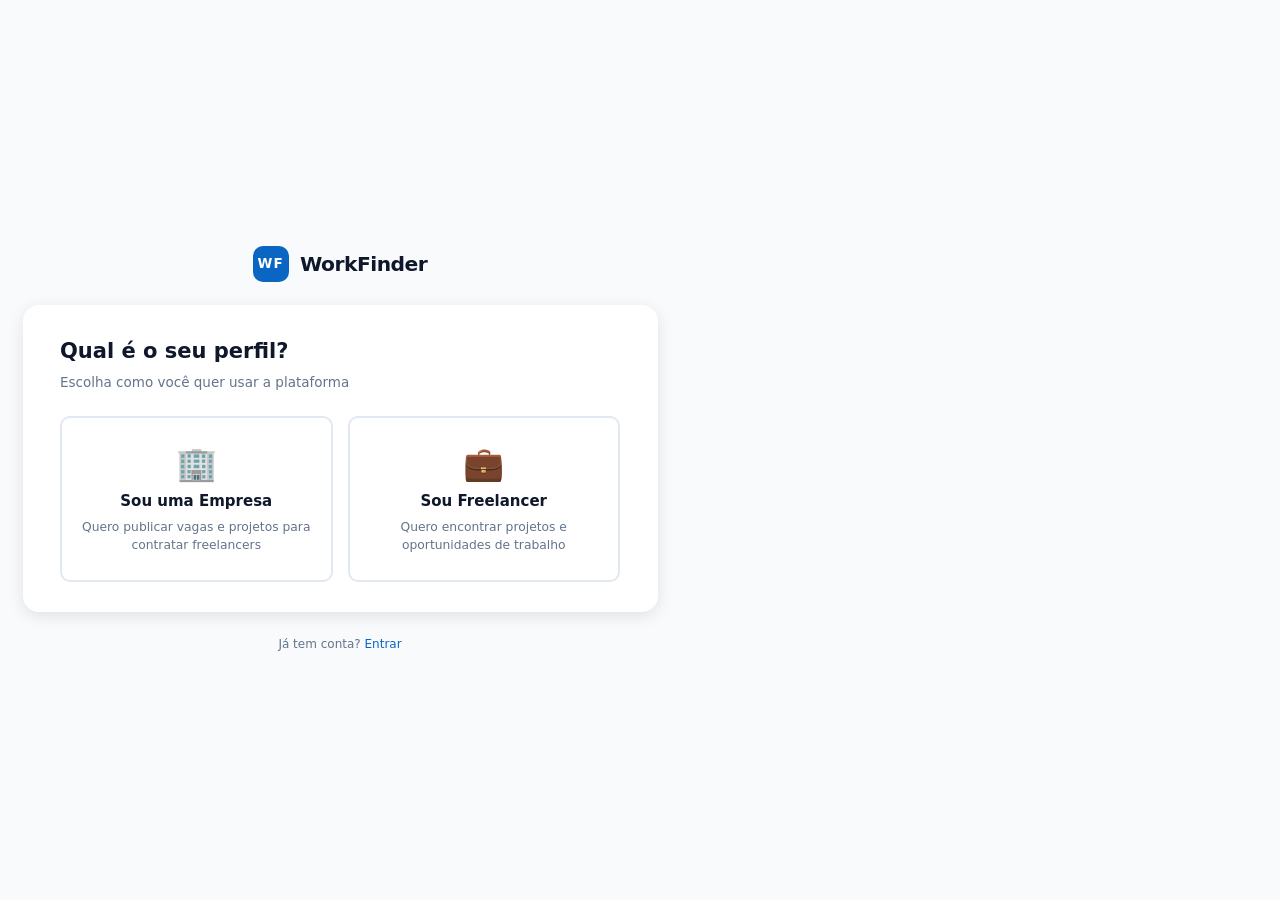
<file: pages/cadastro.html>
<!DOCTYPE html>
<html lang="pt-BR">

<head>
  <meta charset="UTF-8" />
  <meta name="viewport" content="width=device-width, initial-scale=1.0" />
  <meta name="description"
    content="WorkFinder — Crie sua conta como empresa ou freelancer e comece a conectar talentos a projetos." />
  <title>Cadastro — WorkFinder</title>
  <link rel="stylesheet" href="../assets/style.css" />
</head>

<body class="auth-page">

  <div class="auth-container auth-container--wide">

    <div class="brand brand--small">
      <div class="brand-logo">WF</div>
      <h1 class="brand-name">WorkFinder</h1>
    </div>

    <div class="card auth-card auth-card--wide">

      <!-- Passo 1: Escolha do tipo -->
      <div id="step-tipo" class="step active">
        <h2 class="card-title">Qual é o seu perfil?</h2>
        <p class="card-subtitle">Escolha como você quer usar a plataforma</p>

        <div class="tipo-grid">
          <button class="tipo-card" id="btn-empresa" onclick="selecionarTipo('empresa')">
            <span class="tipo-icon">🏢</span>
            <span class="tipo-label">Sou uma Empresa</span>
            <span class="tipo-desc">Quero publicar vagas e projetos para contratar freelancers</span>
          </button>
          <button class="tipo-card" id="btn-freelancer" onclick="selecionarTipo('freelancer')">
            <span class="tipo-icon">💼</span>
            <span class="tipo-label">Sou Freelancer</span>
            <span class="tipo-desc">Quero encontrar projetos e oportunidades de trabalho</span>
          </button>
        </div>
      </div>

      <!-- Passo 2a: Dados da Empresa -->
      <div id="step-empresa" class="step hidden">
        <div class="step-header">
          <button class="btn-back" onclick="voltarTipo()">← Voltar</button>
          <h2 class="card-title">Cadastro de Empresa</h2>
        </div>

        <div id="msg-error-empresa" class="msg msg-error hidden"></div>

        <form id="form-empresa" novalidate>
          <div class="form-row">
            <div class="form-group">
              <label for="nome-empresa">Nome da empresa *</label>
              <input type="text" id="nome-empresa" name="nome_empresa" placeholder="Ex: Acme Soluções Ltda" required />
            </div>
            <div class="form-group">
              <label for="cnpj">CNPJ *</label>
              <input type="text" id="cnpj" name="cnpj" placeholder="00.000.000/0001-00" required maxlength="18" />
            </div>
          </div>

          <div class="form-row">
            <div class="form-group">
              <label for="setor">Setor *</label>
              <select id="setor" name="setor" required>
                <option value="">Selecione...</option>
                <option>Tecnologia</option>
                <option>Design</option>
                <option>Marketing</option>
                <option>Saúde</option>
                <option>Educação</option>
                <option>Finanças</option>
                <option>Construção</option>
                <option>Outro</option>
              </select>
            </div>
            <div class="form-group">
              <label for="tamanho">Tamanho da empresa</label>
              <select id="tamanho" name="tamanho">
                <option value="">Selecione...</option>
                <option>1–10 funcionários</option>
                <option>11–50 funcionários</option>
                <option>51–200 funcionários</option>
                <option>200+ funcionários</option>
              </select>
            </div>
          </div>

          <div class="form-group">
            <label for="email-empresa">E-mail corporativo *</label>
            <input type="email" id="email-empresa" name="email" placeholder="contato@suaempresa.com" required />
          </div>

          <div class="form-row">
            <div class="form-group">
              <label for="senha-empresa">Senha *</label>
              <input type="password" id="senha-empresa" name="senha" placeholder="Mínimo 8 caracteres" required
                minlength="8" />
            </div>
            <div class="form-group">
              <label for="senha-conf-empresa">Confirmar senha *</label>
              <input type="password" id="senha-conf-empresa" name="senha_conf" placeholder="Repita a senha" required />
            </div>
          </div>

          <div class="form-group">
            <label for="desc-empresa">Descrição da empresa</label>
            <textarea id="desc-empresa" name="descricao" rows="3"
              placeholder="Conte um pouco sobre sua empresa..."></textarea>
          </div>

          <div class="form-check">
            <input type="checkbox" id="termos-empresa" name="termos" required />
            <label for="termos-empresa">Aceito os <a href="#">termos de uso</a> e a <a href="#">política de
                privacidade</a></label>
          </div>

          <button type="submit" class="btn btn-primary btn-full">Criar conta da empresa</button>
        </form>
      </div>

      <!-- Passo 2b: Dados do Freelancer -->
      <div id="step-freelancer" class="step hidden">
        <div class="step-header">
          <button class="btn-back" onclick="voltarTipo()">← Voltar</button>
          <h2 class="card-title">Cadastro de Freelancer</h2>
        </div>

        <div id="msg-error-freelancer" class="msg msg-error hidden"></div>

        <form id="form-freelancer" novalidate>
          <div class="form-row">
            <div class="form-group">
              <label for="nome-free">Nome completo *</label>
              <input type="text" id="nome-free" name="nome" placeholder="Seu nome completo" required />
            </div>
            <div class="form-group">
              <label for="cpf">CPF *</label>
              <input type="text" id="cpf" name="cpf" placeholder="000.000.000-00" required maxlength="14" />
            </div>
          </div>

          <div class="form-row">
            <div class="form-group">
              <label for="area">Área de atuação *</label>
              <select id="area" name="area" required>
                <option value="">Selecione...</option>
                <option>Desenvolvimento Web</option>
                <option>Desenvolvimento Mobile</option>
                <option>Design Gráfico / UI·UX</option>
                <option>Marketing Digital</option>
                <option>Redação / Copywriting</option>
                <option>Dados / BI</option>
                <option>DevOps / Infra</option>
                <option>Outro</option>
              </select>
            </div>
            <div class="form-group">
              <label for="experiencia">Nível de experiência</label>
              <select id="experiencia" name="experiencia">
                <option value="">Selecione...</option>
                <option>Júnior (0–2 anos)</option>
                <option>Pleno (2–5 anos)</option>
                <option>Sênior (5+ anos)</option>
              </select>
            </div>
          </div>

          <div class="form-group">
            <label for="email-free">E-mail *</label>
            <input type="email" id="email-free" name="email" placeholder="voce@email.com" required />
          </div>

          <div class="form-row">
            <div class="form-group">
              <label for="senha-free">Senha *</label>
              <input type="password" id="senha-free" name="senha" placeholder="Mínimo 8 caracteres" required
                minlength="8" />
            </div>
            <div class="form-group">
              <label for="senha-conf-free">Confirmar senha *</label>
              <input type="password" id="senha-conf-free" name="senha_conf" placeholder="Repita a senha" required />
            </div>
          </div>

          <div class="form-group">
            <label for="habilidades">Principais habilidades</label>
            <input type="text" id="habilidades" name="habilidades" placeholder="Ex: Python, React, Figma, SEO..." />
            <small class="form-hint">Separe por vírgulas</small>
          </div>

          <div class="form-group">
            <label for="portfolio">Link do portfólio / LinkedIn</label>
            <input type="url" id="portfolio" name="portfolio" placeholder="https://..." />
          </div>

          <div class="form-check">
            <input type="checkbox" id="termos-free" name="termos" required />
            <label for="termos-free">Aceito os <a href="#">termos de uso</a> e a <a href="#">política de
                privacidade</a></label>
          </div>

          <button type="submit" class="btn btn-primary btn-full">Criar minha conta</button>
        </form>
      </div>

    </div>

    <p class="auth-footer">
      Já tem conta? <a href="../index.html">Entrar</a>
    </p>

  </div>

  <script src="../assets/js/auth.js"></script>
</body>

</html>
</file>
<file: assets/style.css>
/* ============================================================
   WorkFinder — style.css
   Design: moderno, profissional, inspirado em LinkedIn
   ============================================================ */

/* ---------- Reset & Base ---------- */
*, *::before, *::after { box-sizing: border-box; margin: 0; padding: 0; }

:root {
  /* Paleta de cores */
  --primary:       #0A66C2;   /* azul LinkedIn */
  --primary-dark:  #004182;
  --primary-light: #E8F0FB;
  --secondary:     #00A86B;   /* verde (empresa) */
  --accent:        #F59E0B;   /* âmbar (destaque) */
  --danger:        #DC2626;

  /* Neutros */
  --gray-50:  #F8FAFC;
  --gray-100: #F1F5F9;
  --gray-200: #E2E8F0;
  --gray-300: #CBD5E1;
  --gray-500: #64748B;
  --gray-700: #334155;
  --gray-900: #0F172A;

  /* Layout */
  --radius-sm:  6px;
  --radius-md:  10px;
  --radius-lg:  16px;
  --shadow-sm:  0 1px 3px rgba(0,0,0,0.08);
  --shadow-md:  0 4px 16px rgba(0,0,0,0.10);
  --shadow-lg:  0 8px 32px rgba(0,0,0,0.14);

  /* Tipografia */
  --font: 'Segoe UI', system-ui, -apple-system, sans-serif;
}

html, body {
  height: 100%;
  font-family: var(--font);
  font-size: 15px;
  color: var(--gray-900);
  background: var(--gray-50);
  line-height: 1.6;
}

a { color: var(--primary); text-decoration: none; }
a:hover { text-decoration: underline; }

/* ---------- Layout da tela de Auth ---------- */
.auth-page {
  display: flex;
  min-height: 100vh;
  background: var(--gray-50);
}

.auth-container {
  display: flex;
  flex-direction: column;
  align-items: center;
  justify-content: center;
  padding: 2rem 1.5rem;
  width: 100%;
  max-width: 460px;
  min-height: 100vh;
}

.auth-container--wide {
  max-width: 680px;
}

.auth-hero {
  flex: 1;
  background: linear-gradient(135deg, var(--primary-dark) 0%, var(--primary) 60%, #1B7FD4 100%);
  display: flex;
  align-items: center;
  justify-content: center;
  padding: 3rem;
}

.hero-content {
  display: flex;
  flex-direction: column;
  gap: 2.5rem;
}

.hero-stat {
  display: flex;
  flex-direction: column;
  color: white;
}

.stat-num {
  font-size: 2.8rem;
  font-weight: 700;
  line-height: 1;
}

.stat-label {
  font-size: 1rem;
  opacity: 0.85;
  margin-top: 0.25rem;
}

@media (max-width: 768px) {
  .auth-hero { display: none; }
  .auth-container { max-width: 100%; }
}

/* ---------- Branding ---------- */
.brand {
  text-align: center;
  margin-bottom: 1.75rem;
}

.brand--small {
  display: flex;
  align-items: center;
  gap: 0.75rem;
  margin-bottom: 1.5rem;
}

.brand-logo {
  width: 48px;
  height: 48px;
  background: var(--primary);
  color: white;
  font-weight: 700;
  font-size: 1.1rem;
  border-radius: var(--radius-md);
  display: flex;
  align-items: center;
  justify-content: center;
  letter-spacing: 1px;
}

.brand--small .brand-logo { width: 36px; height: 36px; font-size: 0.9rem; }

.brand-name {
  font-size: 1.75rem;
  font-weight: 700;
  color: var(--gray-900);
  letter-spacing: -0.5px;
}

.brand--small .brand-name { font-size: 1.35rem; }

.brand-tagline {
  color: var(--gray-500);
  font-size: 0.9rem;
  margin-top: 0.25rem;
}

/* ---------- Card ---------- */
.card {
  background: white;
  border-radius: var(--radius-lg);
  box-shadow: var(--shadow-md);
  padding: 2rem;
  width: 100%;
}

.auth-card--wide { padding: 2rem 2.5rem; }

.card-title {
  font-size: 1.4rem;
  font-weight: 700;
  color: var(--gray-900);
  margin-bottom: 0.25rem;
}

.card-subtitle {
  color: var(--gray-500);
  font-size: 0.9rem;
  margin-bottom: 1.5rem;
}

/* ---------- Forms ---------- */
.form-group {
  display: flex;
  flex-direction: column;
  gap: 0.4rem;
  margin-bottom: 1.1rem;
}

.form-row {
  display: grid;
  grid-template-columns: 1fr 1fr;
  gap: 1rem;
}

@media (max-width: 600px) {
  .form-row { grid-template-columns: 1fr; }
}

label {
  font-size: 0.875rem;
  font-weight: 600;
  color: var(--gray-700);
}

input[type="text"],
input[type="email"],
input[type="password"],
input[type="url"],
select,
textarea {
  width: 100%;
  padding: 0.65rem 0.9rem;
  border: 1.5px solid var(--gray-200);
  border-radius: var(--radius-sm);
  font-family: var(--font);
  font-size: 0.95rem;
  color: var(--gray-900);
  background: white;
  transition: border-color 0.2s, box-shadow 0.2s;
  outline: none;
}

input:focus, select:focus, textarea:focus {
  border-color: var(--primary);
  box-shadow: 0 0 0 3px rgba(10, 102, 194, 0.12);
}

input::placeholder, textarea::placeholder { color: var(--gray-300); }

textarea { resize: vertical; }

.input-wrapper { position: relative; }
.input-wrapper input { padding-right: 2.5rem; }

.btn-eye {
  position: absolute;
  right: 0.75rem;
  top: 50%;
  transform: translateY(-50%);
  background: none;
  border: none;
  cursor: pointer;
  font-size: 1rem;
  opacity: 0.6;
  padding: 0;
  line-height: 1;
}

.btn-eye:hover { opacity: 1; }

.form-hint {
  font-size: 0.78rem;
  color: var(--gray-500);
  margin-top: 0.2rem;
}

.form-check {
  display: flex;
  align-items: flex-start;
  gap: 0.5rem;
  margin-bottom: 1.25rem;
  font-size: 0.875rem;
  color: var(--gray-700);
}

.form-check input[type="checkbox"] { margin-top: 2px; accent-color: var(--primary); }

/* ---------- Botões ---------- */
.btn {
  display: inline-flex;
  align-items: center;
  justify-content: center;
  gap: 0.5rem;
  padding: 0.7rem 1.4rem;
  border-radius: var(--radius-sm);
  font-family: var(--font);
  font-size: 0.95rem;
  font-weight: 600;
  cursor: pointer;
  border: 2px solid transparent;
  transition: background 0.18s, border-color 0.18s, box-shadow 0.18s, transform 0.1s;
  text-decoration: none;
}

.btn:hover { text-decoration: none; }
.btn:active { transform: scale(0.98); }

.btn-primary {
  background: var(--primary);
  color: white;
  border-color: var(--primary);
}
.btn-primary:hover { background: var(--primary-dark); border-color: var(--primary-dark); }

.btn-outline {
  background: transparent;
  color: var(--primary);
  border-color: var(--primary);
}
.btn-outline:hover { background: var(--primary-light); }

.btn-full { width: 100%; }

.btn-back {
  background: none;
  border: none;
  color: var(--gray-500);
  font-size: 0.875rem;
  cursor: pointer;
  padding: 0;
  font-family: var(--font);
  display: flex;
  align-items: center;
  gap: 0.3rem;
  margin-bottom: 0.75rem;
}
.btn-back:hover { color: var(--primary); }

/* ---------- Divisor auth ---------- */
.auth-divider {
  text-align: center;
  color: var(--gray-500);
  font-size: 0.85rem;
  margin: 1.25rem 0 1rem;
  position: relative;
}

.auth-divider::before,
.auth-divider::after {
  content: '';
  display: inline-block;
  width: 36%;
  height: 1px;
  background: var(--gray-200);
  vertical-align: middle;
  margin: 0 0.5rem;
}

/* ---------- Mensagens ---------- */
.msg {
  padding: 0.65rem 1rem;
  border-radius: var(--radius-sm);
  font-size: 0.875rem;
  margin-bottom: 1rem;
}

.msg-error {
  background: #FEF2F2;
  color: var(--danger);
  border: 1px solid #FECACA;
}

.msg-success {
  background: #F0FDF4;
  color: #16A34A;
  border: 1px solid #BBF7D0;
}

/* ---------- Tipo de conta (seleção) ---------- */
.tipo-grid {
  display: grid;
  grid-template-columns: 1fr 1fr;
  gap: 1rem;
  margin-top: 1.25rem;
}

@media (max-width: 500px) {
  .tipo-grid { grid-template-columns: 1fr; }
}

.tipo-card {
  display: flex;
  flex-direction: column;
  align-items: center;
  text-align: center;
  gap: 0.6rem;
  padding: 1.75rem 1rem;
  border: 2px solid var(--gray-200);
  border-radius: var(--radius-md);
  background: white;
  cursor: pointer;
  transition: border-color 0.2s, box-shadow 0.2s, transform 0.15s;
  font-family: var(--font);
}

.tipo-card:hover {
  border-color: var(--primary);
  box-shadow: 0 0 0 3px rgba(10, 102, 194, 0.1);
  transform: translateY(-2px);
}

.tipo-icon { font-size: 2.2rem; }

.tipo-label {
  font-weight: 700;
  font-size: 1rem;
  color: var(--gray-900);
}

.tipo-desc {
  font-size: 0.82rem;
  color: var(--gray-500);
  line-height: 1.4;
}

/* ---------- Steps ---------- */

.step.hidden { display: none; }
.step.active { display: block; }

.step-header {
  margin-bottom: 1.25rem;
}

/* ---------- Rodapé auth ---------- */
.auth-footer {
  margin-top: 1.5rem;
  font-size: 0.8rem;
  color: var(--gray-500);
  text-align: center;
}

/* ---------- Utilidades ---------- */
.hidden { display: none !important; }
</file>
